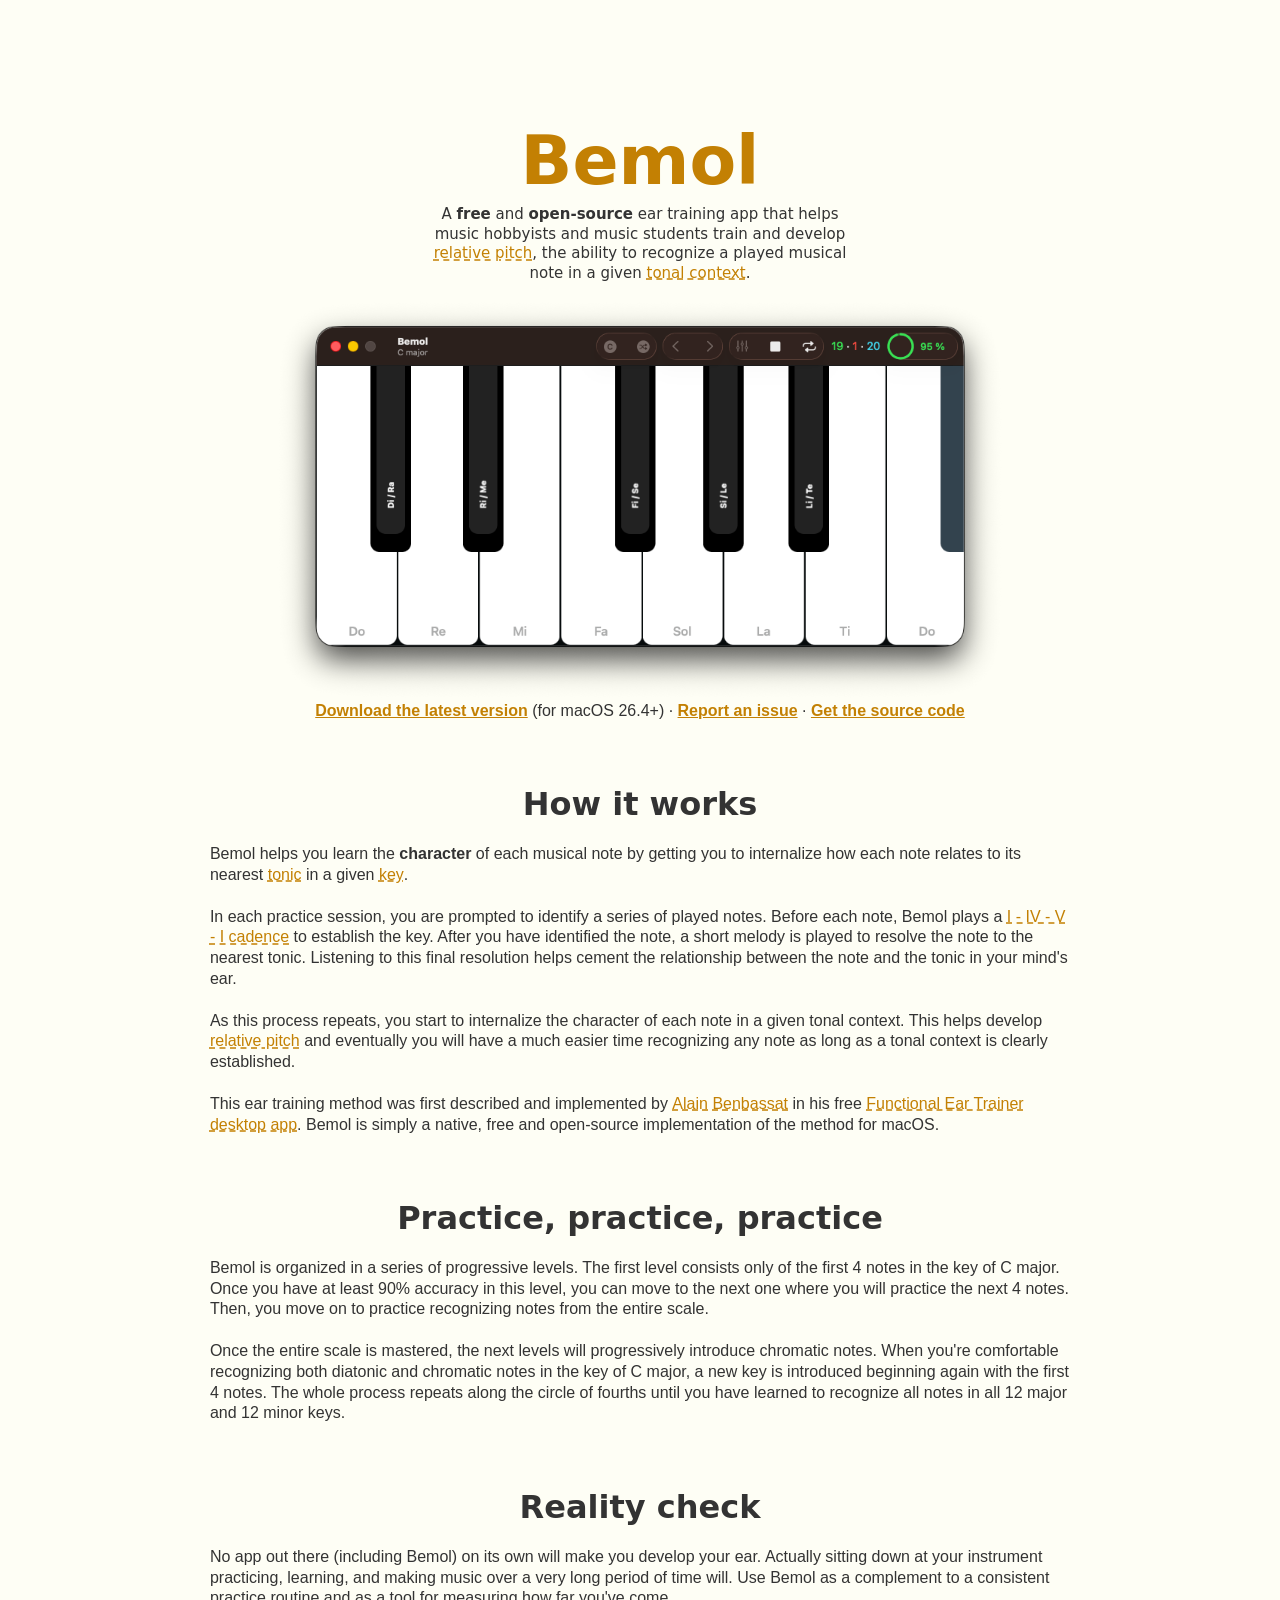
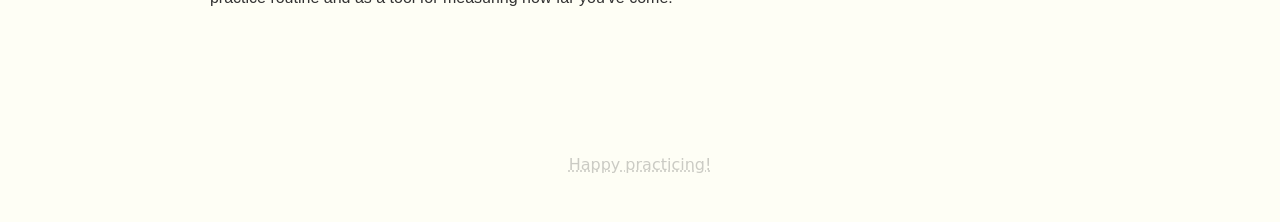
<file: www/index.html>
<!DOCTYPE html>
<html lang="en">
    <head>
        <link rel="canonical" href="https://bemol.fyi" />
        <link rel="icon" type="image/png" href="./assets/favicon-96x96.png" sizes="96x96" />
        <link rel="icon" type="image/svg+xml" href="./assets/favicon.svg" />
        <link rel="shortcut icon" href="./assets/favicon.ico" />
        <link rel="apple-touch-icon" sizes="180x180" href="./assets/apple-touch-icon.png" />
        <link rel="manifest" href="./assets/site.webmanifest" />        
        <meta name="msapplication-TileColor" content="#fefef5">
        <meta name="msapplication-TileImage" content="./assets/ms-icon-144x144.png">
        <link rel="mask-icon" href="./assets/safari-pinned-tab.svg">
        <meta name="theme-color" content="#fefef5">
        <link rel="stylesheet" href="./styles/main.css">
        <meta charset="utf-8">
        <meta name="viewport" content="width=device-width, initial-scale=1, maximum-scale=3, user-scalable=1">
        <meta name="description" content="Bemol helps people learn the character of each musical note by having them internalize how each note relates to its nearest tonic in a given key.">
        <meta property="og:type" content="website">
        <meta property="og:url" content="https://bemol.fyi">
        <meta property="og:title" content="Bemol &#8211; Develop relative pitch">
        <meta property="og:description" content="Bemol helps people learn the character of each musical note by having them internalize how each note relates to its nearest tonic in a given key.">
        <meta property="og:image" content="https://bemol.fyi/assets/bemol-social.png">
        <title>Bemol &#8211; Develop relative pitch</title>
    </head>
    <body>
        <main>
            <div class="row">
                <h1 id="bemol" class="title">Bemol</h1>
                <p class="tagline">A <span class="highlight">free</span> and <span class="highlight">open-source</span> ear training app that helps music hobbyists and music students train and develop <a href="https://en.wikipedia.org/wiki/Relative_pitch" target="_blank">relative pitch</a>, the ability to recognize a played musical note in a given <a href="https://en.wikipedia.org/wiki/Tonic_(music)" target="_blank">tonal context</a>.</p>
            </div>
            <div class="row">
                <img src="./assets/bemol.png" class="showcase">
            </div>
            <div class="row">
                <span><a href="https://storage.googleapis.com/bemol/2026.26.5/Bemol.zip" target="_blank" class="cta">Download the latest version</a> (for macOS 26.4+) · <a href="https://github.com/ftchirou/Bemol/issues/new" target="_blank" class="cta">Report an issue</a> · <a href="https://github.com/ftchirou/Bemol" target="_blank" class="cta">Get the source code</a></span>
            </div>
            <section>
                <div class="row">
                    <br>
                    <h2 id="#howItWorks">How it works</h2>
                    <p>Bemol helps you learn the <span class="highlight">character</span> of each musical note by getting you to internalize how each note relates to its nearest <a href="https://en.wikipedia.org/wiki/Tonic_(music)" target="_blank">tonic</a> in a given <a href="https://en.wikipedia.org/wiki/Key_(music)" target="_blank">key</a>.<br><br>
                    In each practice session, you are prompted to identify a series of played notes. Before each note, Bemol plays a <a href="https://en.wikipedia.org/wiki/Cadence" target="_blank">I - IV - V - I cadence</a> to establish the key. After you have identified the note, a short melody is played to resolve the note to the nearest tonic. Listening to this final resolution helps cement the relationship between the note and the tonic in your mind's ear.<br><br>
                    As this process repeats, you start to internalize the character of each note in a given tonal context. This helps develop <a href="https://en.wikipedia.org/wiki/Relative_pitch" target="_blank">relative pitch</a> and eventually you will have a much easier time recognizing any note as long as a tonal context is clearly established.<br><br>
                    This ear training method was first described and implemented by <a href="https://www.miles.be/" target="_blank">Alain Benbassat</a> in his free <a href="https://www.miles.be/software/functional-ear-trainer-v2/" target="_blank">Functional Ear Trainer desktop app</a>. Bemol is simply a native, free and open-source implementation of the method for macOS.</p>
                </div>
            </section>
            <section>
                <div class="row">
                    <h2 id="#practice">Practice, practice, practice</h2>
                    <p>Bemol is organized in a series of progressive levels. The first level consists only of the first 4 notes in the key of C major. Once you have at least 90% accuracy in this level, you can move to the next one where you will practice the next 4 notes. Then, you move on to practice recognizing notes from the entire scale.<br><br>
                    Once the entire scale is mastered, the next levels will progressively introduce chromatic notes. When you're comfortable recognizing both diatonic and chromatic notes in the key of C major, a new key is introduced beginning again with the first 4 notes. The whole process repeats along the circle of fourths until you have learned to recognize all notes in all 12 major and 12 minor keys.</p>
                </div>
            </section>
            <section>
                <div class="row">
                    <h2 id="#realityCheck">Reality check</h2>
                    <p>No app out there (including Bemol) on its own will make you develop your ear. Actually sitting down at your instrument practicing, learning, and making music over a very long period of time will. Use Bemol as a complement to a consistent practice routine and as a tool for measuring how far you've come.</p>
                </div>
            </section>
        </main>
        <footer>Happy practicing!</footer>
    </body>
</html>
</file>
<file: www/styles/main.css>
* {
    -webkit-font-smoothing: antialiased;
    -moz-osx-font-smoothing: grayscale;
}

*,
*::before,
*::after {
  box-sizing: border-box;
}

:root {
    --background-color: #fefef5;
    --primary-color: #c38003;
    --primary-color-hover: #e9a11c;
    --primary-color-pressed: #cf8908;
    --link-decoration-color: #e5c790;
    --text-color: #333333;
    --footer-text-color: rgba(53, 52, 52, 0.25);
}

html, body {
    font-family: -apple-system-body, "BlinkMacSystemFont", "Avenir", "Avenir Next", "Segoe UI", "Roboto", "Oxygen", "Ubuntu", "Cantarell", "Fira Sans", "Droid Sans", "Helvetica Neue", sans-serif;    
    font-size: 100%;
    background-color: var(--background-color);
    text-align: left;
    color: var(--text-color);
    height: 100%;
    width: 100%;
    margin: inherit;
    -webkit-font-smoothing: antialiased;
    -moz-osx-font-smoothing: grayscale;
    text-rendering: optimizeLegibility;
}

body, footer {
    width: 80%;
    margin: auto;
}

main {
    display: flex;
    flex-direction: row;
    flex-wrap: wrap;
    align-items: center;
    justify-content: center;
    padding: 8%;
}

section {
    margin-top: 24px;
}

.row {
    width: 100%;
    display: grid;
    place-items: center;
}

.title {
    font-family: -apple-system-headline, system-ui, "BlinkMacSystemFont", "Avenir", "Avenir Next", "Segoe UI", "Roboto", "Oxygen", "Ubuntu", "Cantarell", "Fira Sans", "Droid Sans", "Helvetica Neue", sans-serif;
    font-size: 68px;
    color: var(--primary-color);
    margin-bottom: 10px;
    line-height: 1em;
}

.tagline {
    font-family: -apple-system-subheadline, system-ui, "BlinkMacSystemFont", "Avenir", "Avenir Next", "Segoe UI", "Roboto", "Oxygen", "Ubuntu", "Cantarell", "Fira Sans", "Droid Sans", "Helvetica Neue", sans-serif;
    margin-top: 0;
    width: 50%;
    text-align: center;
    font-size: 15px;
}

h2 {
    font-family: -apple-system, system-ui, "BlinkMacSystemFont", "Avenir", "Avenir Next", "Segoe UI", "Roboto", "Oxygen", "Ubuntu", "Cantarell", "Fira Sans", "Droid Sans", "Helvetica Neue", sans-serif;
    font-size: 32px;
    line-height: 1em;
    margin-bottom: 8px;
}

.showcase {
    width: 85%;
    max-width: 972px;
}

p {
    line-height: 1.3em;
}

a {
    color: var(--primary-color);
    text-decoration: underline dashed;
    font-weight: 500;
}

a:hover {
    color: var(--primary-color-hover);
}

a:active {
    color: var(--primary-color-pressed);
}

.highlight {
    font-weight: bold;
}

.cta {
    font-weight: bold;
    text-decoration: underline;
}

footer {
    font-family: -apple-system-footer, system-ui, "BlinkMacSystemFont", "Avenir", "Avenir Next", "Segoe UI", "Roboto", "Oxygen", "Ubuntu", "Cantarell", "Fira Sans", "Droid Sans", "Helvetica Neue", sans-serif;
    padding: 48px;
    text-align: center;
    color: var(--footer-text-color);
    text-decoration: underline dotted;
}
</file>
